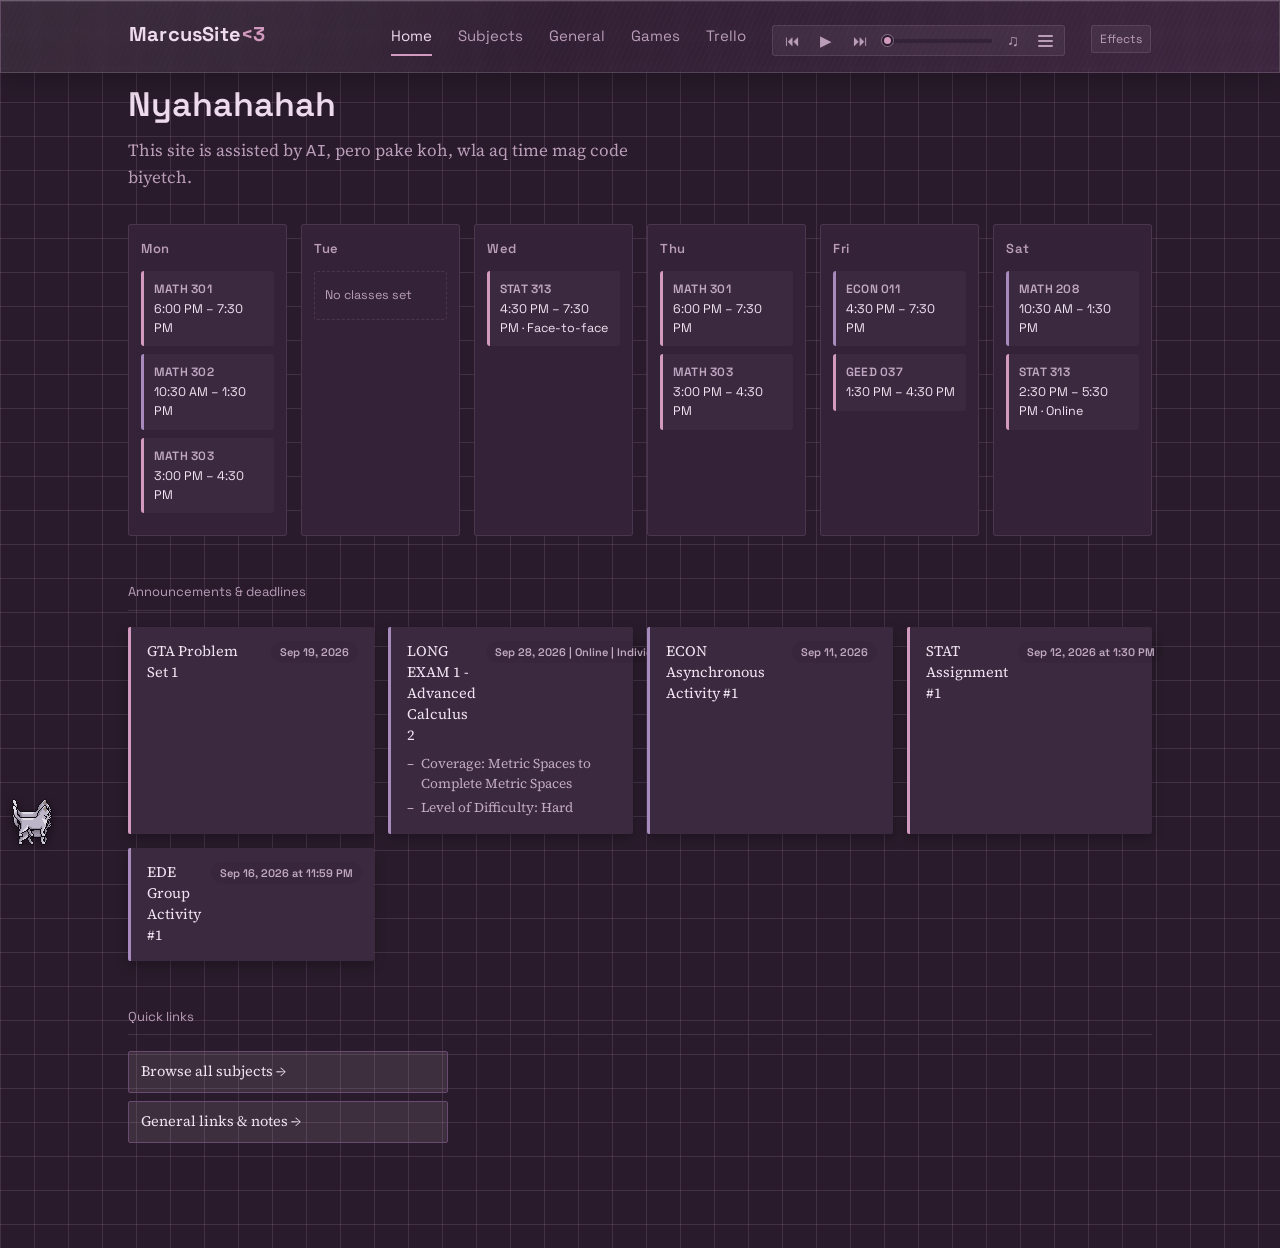
<file: index.html>
<!DOCTYPE html>
<html lang="en">
<head>
<meta charset="UTF-8" />
<meta name="viewport" content="width=device-width, initial-scale=1.0" />
<title>Semester — Home</title>
<link rel="stylesheet" href="style.css" />
</head>
<body>

<nav class="site-nav">
  <a href="index.html" class="mark">MarcusSite<span><3</span></a>
  <div class="links">
    <a href="index.html" class="active">Home</a>
    <a href="subjects.html">Subjects</a>
    <a href="general.html">General</a>
    <a href="games.html">Games</a>
    <a href="trello.html">Trello</a>
    <div class="music-player" aria-label="Music player">
      <button class="music-control" type="button" data-music-previous aria-label="Previous song" title="Previous song">&#9198;</button>
      <button class="music-control" type="button" data-music-play aria-label="Play or pause" title="Play or pause">&#9654;</button>
      <button class="music-control" type="button" data-music-next aria-label="Next song" title="Next song">&#9197;</button>
      <span class="music-track">No music added</span>
      <input class="music-seek" type="range" min="0" max="0" value="0" step="0.1" data-music-seek aria-label="Song progress" />
      <button class="volume-button" type="button" data-music-volume aria-label="Volume" aria-expanded="false" title="Volume"><span class="volume-icon" aria-hidden="true">&#9835;</span></button>
      <div class="volume-panel">
        <input class="volume-slider" type="range" min="0" max="1" value="0.05" step="0.01" data-music-volume-slider aria-label="Volume" />
      </div>
      <button class="music-menu-button" type="button" data-music-menu aria-label="Choose song" aria-expanded="false" title="Choose song"><span class="menu-icon" aria-hidden="true"></span></button>
      <div class="music-menu" aria-label="Songs"></div>
    </div>
    <div class="effects-control">
      <button class="effects-button" type="button" aria-expanded="false" aria-controls="effects-menu">Effects</button>
      <div class="effects-menu" id="effects-menu">
        <label class="effect-option"><input type="checkbox" data-effect="falling-petals" /> Falling petals</label>
        <label class="effect-option"><input type="checkbox" data-effect="petal-trail" /> Cursor petal trail</label>
        <label class="effect-option"><input type="checkbox" data-effect="grid-parallax" /> Background grid parallax</label>
        <label class="effect-option"><input type="checkbox" data-effect="click-ripple" /> Click ripple</label>
        <label class="effect-option"><input type="checkbox" data-effect="roaming-cats" /> Roaming cats</label>
      </div>
    </div>
  </div>
</nav>

<div class="wrap">
  <div class="page-head">
    <h1>Nyahahahah</h1>
    <p>This site is assisted by <code>AI</code>, pero pake koh, wla aq time mag code biyetch.</p>
  </div>

  <div id="setup-note" class="setup-note" style="display:none;">
    No class times set yet. Open <code>config.js</code> and add entries to a subject's
    <code>schedule</code> array, e.g. <code>{ day: "Mon", start: "9:00 AM", end: "10:30 AM" }</code>,
    and this page will fill in automatically.
  </div>

  <div class="week" id="week"></div>

  <p class="section-label">Announcements &amp; deadlines</p>
  <div id="announce-empty" class="setup-note" style="display:none;">
    Nothing posted yet. Add entries to <code>ANNOUNCEMENTS</code> in config.js —
    each can have a <code>due</code> date and an optional <code>url</code>.
  </div>
  <div class="announce-grid" id="announce-grid"></div>

  <p class="section-label">Quick links</p>
  <ul class="item-list" style="max-width: 320px;">
    <li><a href="subjects.html">Browse all subjects →</a></li>
    <li><a href="general.html">General links &amp; notes →</a></li>
  </ul>
</div>

<script src="config.js"></script>
<script src="petals.js"></script>
<script src="music.js"></script>
<script>
  const weekEl = document.getElementById("week");
  let anyScheduled = false;

  DAYS.forEach((day) => {
    const col = document.createElement("div");
    col.className = "day-col";

    const heading = document.createElement("h3");
    heading.textContent = day;
    col.appendChild(heading);

    // gather every subject meeting on this day, sorted by start time as typed
    const todays = [];
    SUBJECTS.forEach((subject) => {
      subject.schedule.forEach((slot) => {
        if (slot.day === day) todays.push({ subject, slot });
      });
    });

    if (todays.length === 0) {
      const empty = document.createElement("div");
      empty.className = "day-empty";
      empty.textContent = "No classes set";
      col.appendChild(empty);
    } else {
      anyScheduled = true;
      todays.forEach(({ subject, slot }) => {
        const block = document.createElement("a");
        block.className = "class-block" + (subject.color === "blue" ? " blue" : "");
        block.href = "subject.html?c=" + encodeURIComponent(codeToSlug(subject.code));

        const code = document.createElement("span");
        code.className = "code";
        code.textContent = subject.code;

        const time = document.createElement("span");
        time.className = "time";
        time.textContent = slot.start + (slot.end ? " – " + slot.end : "") + (slot.room ? " · " + slot.room : "");

        block.appendChild(code);
        block.appendChild(time);
        col.appendChild(block);
      });
    }

    weekEl.appendChild(col);
  });

  if (!anyScheduled) {
    document.getElementById("setup-note").style.display = "block";
  }

  const announceGrid = document.getElementById("announce-grid");
  if (!ANNOUNCEMENTS || ANNOUNCEMENTS.length === 0) {
    document.getElementById("announce-empty").style.display = "block";
  } else {
    ANNOUNCEMENTS.forEach((item) => {
      const card = document.createElement("div");
      card.className = "announce-card" + (item.color === "blue" ? " blue" : "");

      const top = document.createElement("div");
      top.className = "top";

      const text = document.createElement("p");
      text.className = "text";
      text.textContent = item.text;
      top.appendChild(text);

      if (item.due) {
        const due = document.createElement("span");
        due.className = "due";
        due.textContent = item.due;
        top.appendChild(due);
      }

      card.appendChild(top);

      if (item.bullets && item.bullets.length > 0) {
        const ul = document.createElement("ul");
        ul.className = "sub-bullets";
        item.bullets.forEach((b) => {
          const li = document.createElement("li");
          li.textContent = b;
          ul.appendChild(li);
        });
        card.appendChild(ul);
      }

      if (item.url) {
        const link = document.createElement("a");
        link.className = "announce-link";
        link.href = item.url;
        link.target = "_blank";
        link.rel = "noopener";
        link.textContent = "Open ↗";
        card.appendChild(link);
      }

      announceGrid.appendChild(card);
    });
  }
</script>

</body>
</html>
</file>
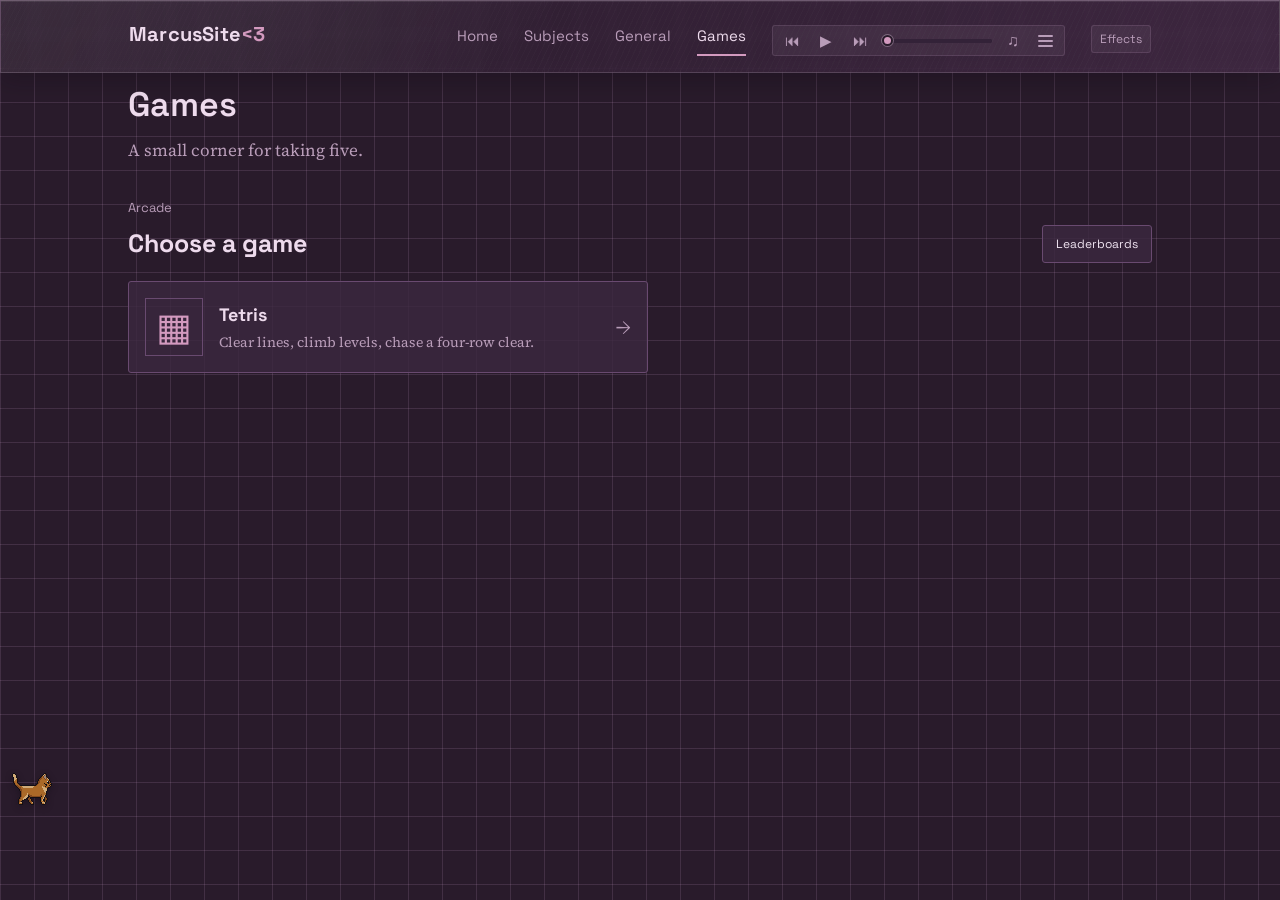
<file: games.html>
<!DOCTYPE html>
<html lang="en">
<head>
<meta charset="UTF-8" />
<meta name="viewport" content="width=device-width, initial-scale=1.0" />
<title>Semester — Games</title>
<link rel="stylesheet" href="style.css" />
</head>
<body>

<nav class="site-nav">
  <a href="index.html" class="mark">MarcusSite<span><3</span></a>
  <div class="links">
    <a href="index.html">Home</a>
    <a href="subjects.html">Subjects</a>
    <a href="general.html">General</a>
    <a href="games.html" class="active">Games</a>
    <div class="music-player" aria-label="Music player">
      <button class="music-control" type="button" data-music-previous aria-label="Previous song" title="Previous song">&#9198;</button>
      <button class="music-control" type="button" data-music-play aria-label="Play or pause" title="Play or pause">&#9654;</button>
      <button class="music-control" type="button" data-music-next aria-label="Next song" title="Next song">&#9197;</button>
      <span class="music-track">No music added</span>
      <input class="music-seek" type="range" min="0" max="0" value="0" step="0.1" data-music-seek aria-label="Song progress" />
      <button class="volume-button" type="button" data-music-volume aria-label="Volume" aria-expanded="false" title="Volume"><span class="volume-icon" aria-hidden="true">&#9835;</span></button>
      <div class="volume-panel"><input class="volume-slider" type="range" min="0" max="1" value="0.05" step="0.01" data-music-volume-slider aria-label="Volume" /></div>
      <button class="music-menu-button" type="button" data-music-menu aria-label="Choose song" aria-expanded="false" title="Choose song"><span class="menu-icon" aria-hidden="true"></span></button>
      <div class="music-menu" aria-label="Songs"></div>
    </div>
    <div class="effects-control">
      <button class="effects-button" type="button" aria-expanded="false" aria-controls="effects-menu">Effects</button>
      <div class="effects-menu" id="effects-menu">
        <label class="effect-option"><input type="checkbox" data-effect="falling-petals" /> Falling petals</label>
        <label class="effect-option"><input type="checkbox" data-effect="petal-trail" /> Cursor petal trail</label>
        <label class="effect-option"><input type="checkbox" data-effect="grid-parallax" /> Background grid parallax</label>
        <label class="effect-option"><input type="checkbox" data-effect="click-ripple" /> Click ripple</label>
        <label class="effect-option"><input type="checkbox" data-effect="roaming-cats" /> Roaming cats</label>
      </div>
    </div>
  </div>
</nav>

<main class="wrap games-page">
  <div class="page-head">
    <h1>Games</h1>
    <p>A small corner for taking five.</p>
  </div>

  <section id="game-selection" class="game-selection" aria-labelledby="game-selection-title">
    <div class="game-section-heading">
      <div>
        <p class="section-label">Arcade</p>
        <h2 id="game-selection-title">Choose a game</h2>
      </div>
      <button class="leaderboard-button" type="button" data-show-leaderboard>Leaderboards</button>
    </div>
    <button class="game-card" type="button" data-start-tetris>
      <span class="game-card-preview" aria-hidden="true">▦</span>
      <span class="game-card-copy"><strong>Tetris</strong><small>Clear lines, climb levels, chase a four-row clear.</small></span>
      <span class="game-card-arrow" aria-hidden="true">→</span>
    </button>
  </section>

  <section id="tetris-game" class="tetris-layout" hidden aria-labelledby="tetris-title">
    <div class="game-section-heading">
      <div>
        <p class="section-label">Arcade / Tetris</p>
        <h2 id="tetris-title">Tetris</h2>
      </div>
      <button class="back-games-button" type="button" data-back-games>All games</button>
    </div>
    <div class="tetris-shell">
      <div class="tetris-board-wrap">
        <canvas id="tetris-board" width="300" height="600" aria-label="Tetris board"></canvas>
        <div class="tetris-overlay" id="tetris-overlay">
          <strong>Ready?</strong>
          <button type="button" data-play-tetris>Start game</button>
        </div>
      </div>
      <aside class="tetris-side">
        <div class="tetris-stats">
          <div><span>Score</span><strong id="tetris-score">0</strong></div>
          <div><span>Level</span><strong id="tetris-level">1</strong></div>
          <div><span>Lines</span><strong id="tetris-lines">0</strong></div>
        </div>
        <div class="next-piece-box"><span>Next</span><canvas id="tetris-next" width="120" height="90" aria-label="Next piece"></canvas></div>
        <div class="next-piece-box"><span>Hold</span><canvas id="tetris-hold" width="120" height="90" aria-label="Held piece"></canvas></div>
        <div class="tetris-touch-controls" aria-label="Touch controls">
          <button type="button" data-tetris-control="rotate" aria-label="Rotate piece">↻</button>
          <button type="button" data-tetris-control="counter-rotate" aria-label="Rotate piece counter-clockwise">↺</button>
          <button type="button" data-tetris-control="left" aria-label="Move left">←</button>
          <button type="button" data-tetris-control="down" aria-label="Soft drop">↓</button>
          <button type="button" data-tetris-control="right" aria-label="Move right">→</button>
          <button type="button" data-tetris-control="hold" aria-label="Hold piece">Hold</button>
          <button type="button" class="drop-control" data-tetris-control="hard-drop" aria-label="Hard drop">Drop</button>
        </div>
        <button class="restart-button" type="button" data-restart-tetris>Restart</button>
        <p class="game-hint">Use arrow keys to move, Up to rotate, Space to drop.</p>
      </aside>
      <aside class="side-leaderboard"><div class="side-leaderboard-heading"><span>Top scores</span><button type="button" data-show-leaderboard>View all</button></div><ol id="tetris-side-leaderboard" class="leaderboard-list"></ol></aside>
    </div>
  </section>

  <section id="leaderboard-panel" class="leaderboard-panel" hidden aria-labelledby="leaderboard-title">
    <div class="game-section-heading">
      <div><p class="section-label">Scores</p><h2 id="leaderboard-title">Tetris leaderboard</h2></div>
      <button class="back-games-button" type="button" data-hide-leaderboard>Back</button>
    </div>
    <ol id="tetris-leaderboard" class="leaderboard-list"></ol>
  </section>
</main>

<script src="config.js"></script>
<script src="petals.js"></script>
<script src="music.js"></script>
<script src="tetris.js"></script>
</body>
</html>
</file>
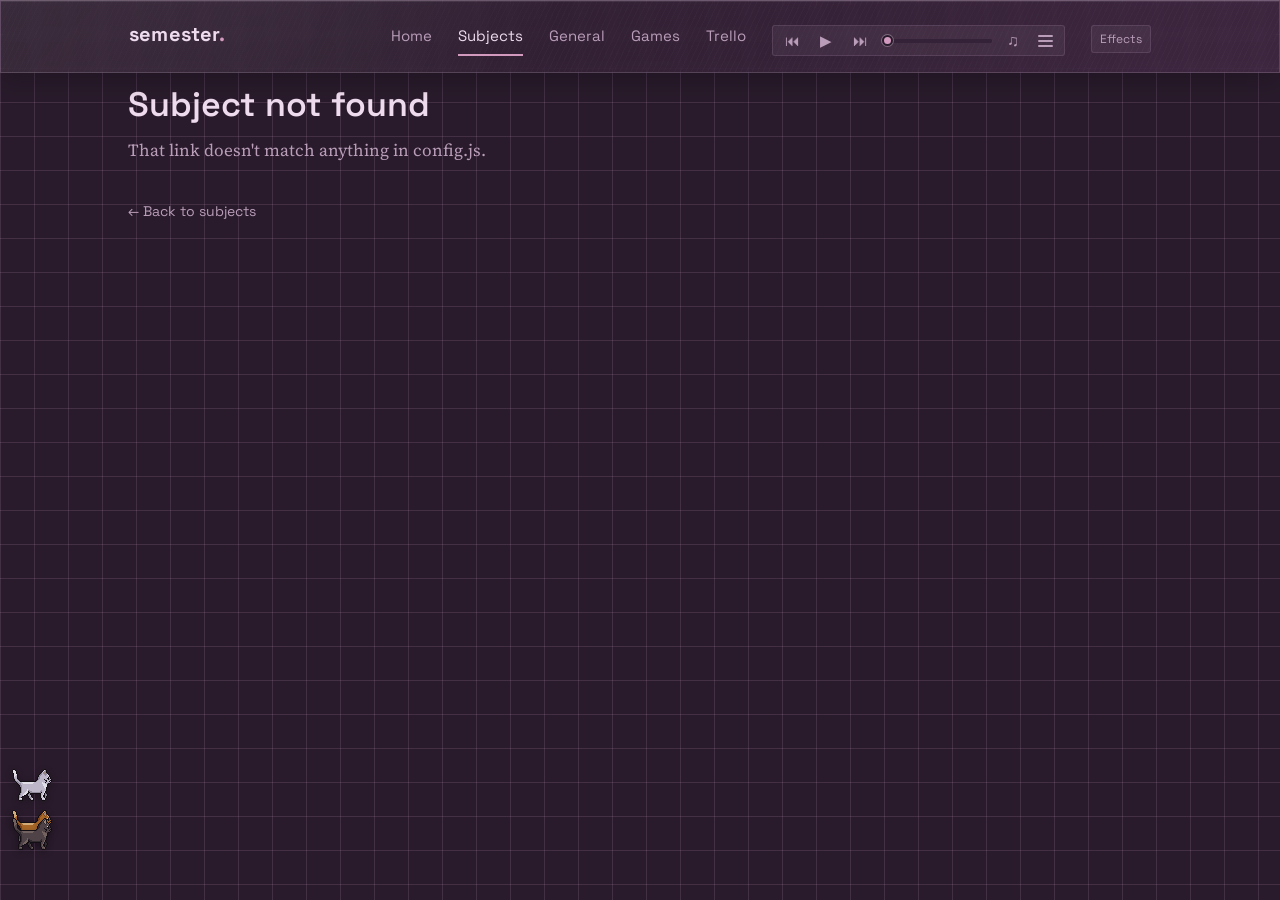
<file: subject.html>
<!DOCTYPE html>
<html lang="en">
<head>
<meta charset="UTF-8" />
<meta name="viewport" content="width=device-width, initial-scale=1.0" />
<title>Semester — Subject</title>
<link rel="stylesheet" href="style.css" />
</head>
<body>

<nav class="site-nav">
  <a href="index.html" class="mark">semester<span>.</span></a>
  <div class="links">
    <a href="index.html">Home</a>
    <a href="subjects.html" class="active">Subjects</a>
    <a href="general.html">General</a>
    <a href="games.html">Games</a>
    <a href="trello.html">Trello</a>
    <div class="music-player" aria-label="Music player">
      <button class="music-control" type="button" data-music-previous aria-label="Previous song" title="Previous song">&#9198;</button>
      <button class="music-control" type="button" data-music-play aria-label="Play or pause" title="Play or pause">&#9654;</button>
      <button class="music-control" type="button" data-music-next aria-label="Next song" title="Next song">&#9197;</button>
      <span class="music-track">No music added</span>
      <input class="music-seek" type="range" min="0" max="0" value="0" step="0.1" data-music-seek aria-label="Song progress" />
      <button class="volume-button" type="button" data-music-volume aria-label="Volume" aria-expanded="false" title="Volume"><span class="volume-icon" aria-hidden="true">&#9835;</span></button>
      <div class="volume-panel">
        <input class="volume-slider" type="range" min="0" max="1" value="0.05" step="0.01" data-music-volume-slider aria-label="Volume" />
      </div>
      <button class="music-menu-button" type="button" data-music-menu aria-label="Choose song" aria-expanded="false" title="Choose song"><span class="menu-icon" aria-hidden="true"></span></button>
      <div class="music-menu" aria-label="Songs"></div>
    </div>
    <div class="effects-control">
      <button class="effects-button" type="button" aria-expanded="false" aria-controls="effects-menu">Effects</button>
      <div class="effects-menu" id="effects-menu">
        <label class="effect-option"><input type="checkbox" data-effect="falling-petals" /> Falling petals</label>
        <label class="effect-option"><input type="checkbox" data-effect="petal-trail" /> Cursor petal trail</label>
        <label class="effect-option"><input type="checkbox" data-effect="grid-parallax" /> Background grid parallax</label>
        <label class="effect-option"><input type="checkbox" data-effect="click-ripple" /> Click ripple</label>
        <label class="effect-option"><input type="checkbox" data-effect="roaming-cats" /> Roaming cats</label>
      </div>
    </div>
  </div>
</nav>

<div class="wrap" id="app">
  <!-- filled by script -->
</div>

<script src="config.js"></script>
<script src="petals.js"></script>
<script src="music.js"></script>
<script>
  const params = new URLSearchParams(window.location.search);
  const slug = params.get("c");
  const subject = slug ? getSubjectBySlug(slug) : null;
  const app = document.getElementById("app");

  function looksLikePdf(item) {
    const url = item.url || "";
    const label = item.label || "";
    return /\.pdf($|\?)/i.test(url) || /\.pdf$/i.test(label.trim());
  }

  function canEmbed(url) {
    try {
      const host = new URL(url, window.location.href).hostname;
      // SharePoint/OneDrive block iframe embedding outside their own org
      // domain and require a Microsoft login, so don't try to embed these —
      // just link out normally instead.
      return !/(^|\.)sharepoint\.com$|(^|\.)onedrive\.live\.com$/i.test(host);
    } catch (e) {
      return false;
    }
  }

  function buildPdfItem(item) {
    const li = document.createElement("li");
    li.className = "pdf-item";

    const btn = document.createElement("button");
    btn.type = "button";
    btn.className = "pdf-toggle";
    btn.setAttribute("aria-expanded", "false");
    btn.innerHTML = "<span>" + item.label + "</span><span class=\"chevron\">▸</span>";

    const frame = document.createElement("div");
    frame.className = "pdf-frame";
    frame.hidden = true;

    let loaded = false;
    btn.addEventListener("click", () => {
      const expanded = btn.getAttribute("aria-expanded") === "true";
      btn.setAttribute("aria-expanded", String(!expanded));
      frame.hidden = expanded;
      if (!loaded && !expanded) {
        const iframe = document.createElement("iframe");
        iframe.src = item.url;
        iframe.title = item.label;
        const openNew = document.createElement("a");
        openNew.className = "pdf-open-new";
        openNew.href = item.url;
        openNew.target = "_blank";
        openNew.rel = "noopener";
        openNew.textContent = "Open in new tab ↗";
        frame.appendChild(iframe);
        frame.appendChild(openNew);
        loaded = true;
      }
    });

    li.appendChild(btn);
    li.appendChild(frame);
    return li;
  }

  function buildList(items, emptyHint) {
    if (!items || items.length === 0) {
      const div = document.createElement("div");
      div.className = "empty-slot";
      div.innerHTML = emptyHint;
      return div;
    }
    const ul = document.createElement("ul");
    ul.className = "item-list";
    items.forEach((item) => {
      if (looksLikePdf(item) && canEmbed(item.url)) {
        ul.appendChild(buildPdfItem(item));
        return;
      }
      const li = document.createElement("li");
      const a = document.createElement("a");
      a.href = item.url || "#";
      a.target = "_blank";
      a.rel = "noopener";
      a.textContent = item.label;
      li.appendChild(a);
      ul.appendChild(li);
    });
    return ul;
  }

  function buildRecordingList(items, emptyHint) {
    if (!items || items.length === 0) {
      const div = document.createElement("div");
      div.className = "empty-slot";
      div.innerHTML = emptyHint;
      return div;
    }
    const wrap = document.createElement("div");
    wrap.className = "recording-list";
    items.forEach((item, i) => {
      const a = document.createElement("a");
      a.className = "recording-item" + (i % 2 === 1 ? " blue" : "");
      a.href = item.url || "#";
      a.target = "_blank";
      a.rel = "noopener";

      const badge = document.createElement("span");
      badge.className = "play-badge";
      badge.textContent = "▶";
      a.appendChild(badge);

      const label = document.createElement("span");
      label.className = "label";
      label.textContent = item.label;
      a.appendChild(label);

      const arrow = document.createElement("span");
      arrow.className = "arrow";
      arrow.textContent = "↗";
      a.appendChild(arrow);

      wrap.appendChild(a);
    });
    return wrap;
  }

  function isBackupRecording(item) {
    return /backup/i.test(item.label || "");
  }

  if (!subject) {
    app.innerHTML =
      '<div class="page-head"><h1>Subject not found</h1>' +
      '<p>That link doesn\'t match anything in config.js.</p></div>' +
      '<a class="breadcrumb" href="subjects.html">← Back to subjects</a>';
  } else {
    document.title = subject.code + " — " + subject.name;

    const back = document.createElement("a");
    back.className = "breadcrumb";
    back.href = "subjects.html";
    back.textContent = "← Back to subjects";
    app.appendChild(back);

    const paper = document.createElement("div");
    paper.className = "paper";

    const code = document.createElement("div");
    code.className = "code";
    code.textContent = subject.code;

    const h1 = document.createElement("h1");
    h1.textContent = subject.name;

    const dgrid = document.createElement("div");
    dgrid.className = "detail-grid";

    const linksSection = document.createElement("div");
    linksSection.className = "detail-section";
    linksSection.innerHTML = "<h3>Class links</h3>";
    linksSection.appendChild(
      buildList(subject.links, 'No links yet — add to this subject\'s <code>links</code> array in config.js.')
    );

    const materialsSection = document.createElement("div");
    materialsSection.className = "detail-section";
    materialsSection.innerHTML = "<h3>Materials</h3>";
    materialsSection.appendChild(
      buildList(subject.materials, 'No materials yet — add to this subject\'s <code>materials</code> array in config.js.')
    );

    const recordingsSection = document.createElement("div");
    recordingsSection.className = "detail-section";
    recordingsSection.innerHTML = "<h3>Recordings</h3>";
    const recordings = (subject.recordings || []).filter((item) => !isBackupRecording(item));
    const backupRecordings = (subject.recordings || []).filter(isBackupRecording);
    recordingsSection.appendChild(
      buildRecordingList(recordings, 'No recordings yet — add to this subject\'s <code>recordings</code> array in config.js.')
    );

    dgrid.appendChild(linksSection);
    dgrid.appendChild(materialsSection);
    dgrid.appendChild(recordingsSection);

    if (backupRecordings.length > 0) {
      const backupsSection = document.createElement("div");
      backupsSection.className = "detail-section";
      backupsSection.innerHTML = "<h3>Backup Recordings</h3>";
      backupsSection.appendChild(buildRecordingList(backupRecordings));
      dgrid.appendChild(backupsSection);
    }

    paper.appendChild(code);
    paper.appendChild(h1);
    paper.appendChild(dgrid);
    app.appendChild(paper);
  }
</script>

</body>
</html>
</file>
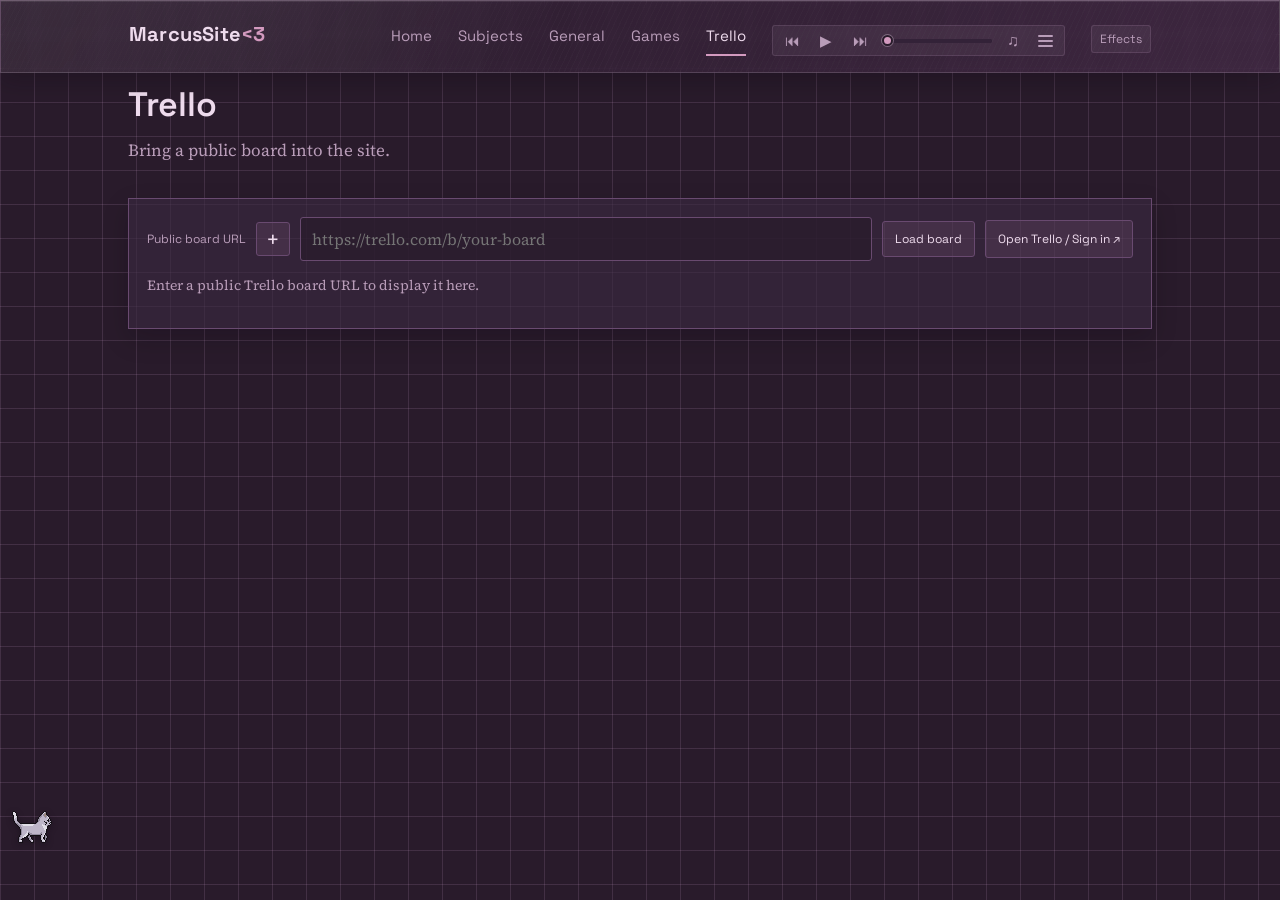
<file: trello.html>
<!DOCTYPE html>
<html lang="en">
<head>
<meta charset="UTF-8" />
<meta name="viewport" content="width=device-width, initial-scale=1.0" />
<title>Semester — Trello</title>
<link rel="stylesheet" href="style.css" />
</head>
<body>

<nav class="site-nav">
  <a href="index.html" class="mark">MarcusSite<span><3</span></a>
  <div class="links">
    <a href="index.html">Home</a>
    <a href="subjects.html">Subjects</a>
    <a href="general.html">General</a>
    <a href="games.html">Games</a>
    <a href="trello.html" class="active">Trello</a>
    <div class="music-player" aria-label="Music player">
      <button class="music-control" type="button" data-music-previous aria-label="Previous song" title="Previous song">&#9198;</button>
      <button class="music-control" type="button" data-music-play aria-label="Play or pause" title="Play or pause">&#9654;</button>
      <button class="music-control" type="button" data-music-next aria-label="Next song" title="Next song">&#9197;</button>
      <span class="music-track">No music added</span>
      <input class="music-seek" type="range" min="0" max="0" value="0" step="0.1" data-music-seek aria-label="Song progress" />
      <button class="volume-button" type="button" data-music-volume aria-label="Volume" aria-expanded="false" title="Volume"><span class="volume-icon" aria-hidden="true">&#9835;</span></button>
      <div class="volume-panel"><input class="volume-slider" type="range" min="0" max="1" value="0.05" step="0.01" data-music-volume-slider aria-label="Volume" /></div>
      <button class="music-menu-button" type="button" data-music-menu aria-label="Choose song" aria-expanded="false" title="Choose song"><span class="menu-icon" aria-hidden="true"></span></button>
      <div class="music-menu" aria-label="Songs"></div>
    </div>
    <div class="effects-control">
      <button class="effects-button" type="button" aria-expanded="false" aria-controls="effects-menu">Effects</button>
      <div class="effects-menu" id="effects-menu">
        <label class="effect-option"><input type="checkbox" data-effect="falling-petals" /> Falling petals</label>
        <label class="effect-option"><input type="checkbox" data-effect="petal-trail" /> Cursor petal trail</label>
        <label class="effect-option"><input type="checkbox" data-effect="grid-parallax" /> Background grid parallax</label>
        <label class="effect-option"><input type="checkbox" data-effect="click-ripple" /> Click ripple</label>
        <label class="effect-option"><input type="checkbox" data-effect="roaming-cats" /> Roaming cats</label>
      </div>
    </div>
  </div>
</nav>

<main class="wrap trello-page">
  <div class="page-head">
    <h1>Trello</h1>
    <p>Bring a public board into the site.</p>
  </div>

  <section class="trello-panel">
    <div class="trello-toolbar">
      <label for="trello-url">Public board URL</label>
      <button id="add-trello-board" class="trello-add-button" type="button" aria-label="Add a Trello board" title="Add a Trello board"><span aria-hidden="true">+</span></button>
      <input id="trello-url" type="url" placeholder="https://trello.com/b/your-board" autocomplete="url" />
      <button id="load-trello" type="button">Load board</button>
      <a href="https://trello.com/login" target="_blank" rel="noopener">Open Trello / Sign in ↗</a>
    </div>
    <p id="trello-status" class="trello-status">Enter a public Trello board URL to display it here.</p>
    <div class="trello-board-wrap" id="trello-board-wrap" hidden>
      <div class="trello-board" id="trello-board"></div>
    </div>
  </section>
</main>

<script src="config.js"></script>
<script src="petals.js"></script>
<script src="music.js"></script>
<script>
  const trelloUrl = document.getElementById("trello-url");
  const loadTrello = document.getElementById("load-trello");
  const trelloBoard = document.getElementById("trello-board");
  const trelloBoardWrap = document.getElementById("trello-board-wrap");
  const trelloStatus = document.getElementById("trello-status");
  const addTrelloBoard = document.getElementById("add-trello-board");

  function renderBoard(data, boardUrl) {
    trelloBoard.innerHTML = "";
    data.lists.filter((list) => !list.closed).sort((a, b) => a.pos - b.pos).forEach((list) => {
      const column = document.createElement("section");
      column.className = "trello-list";
      const heading = document.createElement("h2");
      heading.textContent = list.name;
      const cards = document.createElement("div");
      cards.className = "trello-cards";
      data.cards.filter((card) => !card.closed && card.idList === list.id).sort((a, b) => a.pos - b.pos).forEach((card) => {
        const cardLink = document.createElement("a");
        cardLink.className = "trello-card";
        cardLink.href = card.url || boardUrl;
        cardLink.target = "_blank";
        cardLink.rel = "noopener";
        cardLink.textContent = card.name;
        cards.appendChild(cardLink);
      });
      column.appendChild(heading);
      column.appendChild(cards);
      trelloBoard.appendChild(column);
    });
    trelloBoard.style.gridTemplateColumns = "repeat(" + trelloBoard.children.length + ", minmax(0, 1fr))";
    trelloBoardWrap.hidden = false;
  }

  async function loadBoard() {
    const value = trelloUrl.value.trim();
    try {
      const url = new URL(value);
      if (url.hostname !== "trello.com" && !url.hostname.endsWith(".trello.com")) throw new Error();
      trelloStatus.textContent = "Loading public board...";
      const response = await fetch(value.replace(/\/$/, "") + ".json");
      if (!response.ok) throw new Error();
      renderBoard(await response.json(), value);
      trelloStatus.textContent = "Board loaded. Select a card to open it on Trello.";
      localStorage.setItem("trello-board-url", value);
    } catch (error) {
      trelloBoardWrap.hidden = true;
      trelloStatus.textContent = "The board could not be loaded. Make sure it is public, then open it directly on Trello.";
    }
  }

  trelloUrl.value = localStorage.getItem("trello-board-url") || "";
  addTrelloBoard.addEventListener("click", () => {
    trelloUrl.focus();
    trelloUrl.select();
  });
  loadTrello.addEventListener("click", loadBoard);
  trelloUrl.addEventListener("keydown", (event) => {
    if (event.key === "Enter") loadBoard();
  });
  if (trelloUrl.value) loadBoard();
</script>
</body>
</html>
</file>
<file: style.css>
@import url('https://fonts.googleapis.com/css2?family=Space+Grotesk:wght@400;500;600;700&family=Source+Serif+4:opsz,wght@8..60,400;8..60,600&display=swap');

:root {
  --board: #291b2b;
  --board-light: #332238;
  --board-line: rgba(220, 174, 220, 0.14);
  --chalk: #eedbed;
  --chalk-dim: #b99db9;
  --card: #3b2940;
  --card-edge: #694a70;
  --ink: #f0e4f1;
  --ink-dim: #c2a9c3;
  --yellow: #d39abf;
  --blue: #a78bbd;
  --radius: 3px;
}

* {
  box-sizing: border-box;
}

html {
  scroll-behavior: smooth;
}

body {
  position: relative;
  isolation: isolate;
  margin: 0;
  background: var(--board);
  background-image:
    linear-gradient(var(--board-line) 1px, transparent 1px),
    linear-gradient(90deg, var(--board-line) 1px, transparent 1px);
  background-size: 34px 34px;
  background-position: var(--grid-x, 0px) var(--grid-y, 0px);
  will-change: background-position;
  color: var(--chalk);
  font-family: 'Source Serif 4', Georgia, serif;
  line-height: 1.5;
  min-height: 100vh;
}

.petal-field {
  position: fixed;
  inset: 0;
  overflow: hidden;
  pointer-events: none;
  z-index: -1;
}

.animations-off .petal-field {
  display: none;
}

.petal {
  position: absolute;
  top: -28px;
  width: 7px;
  height: 12px;
  border-radius: 70% 30% 70% 30%;
  background: rgba(190, 126, 170, 0.48);
  box-shadow: 0 0 8px rgba(219, 156, 202, 0.28);
  will-change: transform, translate;
  animation:
    petal-fall var(--fall-time) linear var(--fall-delay) infinite,
    petal-sway var(--sway-time) ease-in-out var(--fall-delay) infinite alternate;
}

.petal:nth-child(3n) {
  width: 5px;
  height: 9px;
  background: rgba(224, 164, 204, 0.34);
}

.petal:nth-child(4n) {
  width: 9px;
  height: 6px;
  background: rgba(160, 103, 155, 0.42);
}

.roaming-cat {
  position: fixed;
  left: 0;
  bottom: var(--cat-lane, 18px);
  z-index: 4;
  width: 64px;
  height: 64px;
  pointer-events: none;
  filter: drop-shadow(0 2px 3px rgba(12, 7, 15, 0.35));
  animation: cat-roam var(--cat-speed, 42s) linear var(--cat-delay, 0s) infinite,
    cat-bob 0.8s ease-in-out infinite alternate;
}

.roaming-cats-off .roaming-cat {
  display: none;
}

.cat-sprite {
  display: block;
  width: 64px;
  height: 64px;
  background-image: var(--cat-sheet);
  background-position: 0 var(--cat-y, -320px);
  background-repeat: no-repeat;
  background-size: 896px 4608px;
  image-rendering: pixelated;
  animation: cat-walk 0.75s steps(5) infinite;
}

.roaming-cat.cat-event {
  animation-play-state: paused;
}

.cat-sprite.cat-event-sprite {
  animation: cat-event var(--event-time, 1.8s) steps(var(--cat-steps, 3)) 1 forwards;
}

@keyframes cat-walk {
  from {
    background-position: 0 -320px;
  }
  to {
    background-position: -320px -320px;
  }
}

@keyframes cat-event {
  from {
    background-position: 0 var(--cat-y);
  }
  to {
    background-position: var(--cat-end-x) var(--cat-y);
  }
}

@keyframes cat-roam {
  0%, 8% {
    left: 0;
    transform: scaleX(1);
  }
  45%, 53% {
    left: calc(100% - 64px);
    transform: scaleX(1);
  }
  53.1%, 61% {
    left: calc(100% - 64px);
    transform: scaleX(-1);
  }
  100% {
    left: 0;
    transform: scaleX(-1);
  }
}

@keyframes cat-bob {
  from {
    margin-bottom: 0;
  }
  to {
    margin-bottom: 4px;
  }
}

@keyframes petal-fall {
  0% {
    transform: translate3d(0, -8vh, 0) rotate(var(--start-rotation));
  }
  100% {
    transform: translate3d(var(--drift), 112vh, 0) rotate(calc(var(--start-rotation) + 420deg));
  }
}

@keyframes petal-sway {
  0% {
    translate: -14px 0;
  }
  100% {
    translate: 14px 0;
  }
}

a {
  color: inherit;
}

.wrap {
  max-width: 1080px;
  margin: 0 auto;
  padding: 0 28px 80px;
}

/* ---------- Nav ---------- */

.site-nav {
  display: flex;
  align-items: baseline;
  justify-content: space-between;
  position: sticky;
  top: 0;
  z-index: 10;
  width: 100%;
  padding: 18px max(28px, calc((100% - 1080px) / 2 + 28px)) 16px;
  margin: 0 auto;
  gap: 20px;
  flex-wrap: wrap;
  border: 1px solid rgba(238, 219, 237, 0.18);
  border-top-color: rgba(238, 219, 237, 0.28);
  background:
    linear-gradient(135deg, rgba(238, 219, 237, 0.08), transparent 42%),
    linear-gradient(90deg, rgba(41, 27, 43, 0.54), rgba(83, 52, 86, 0.46));
  box-shadow:
    inset 0 1px 0 rgba(255, 255, 255, 0.08),
    0 8px 22px rgba(12, 7, 15, 0.24);
  backdrop-filter: blur(4px) saturate(108%);
  -webkit-backdrop-filter: blur(4px) saturate(108%);
}

.site-nav::before {
  content: "";
  position: absolute;
  inset: 0;
  pointer-events: none;
  opacity: 0.1;
  background-image:
    repeating-linear-gradient(115deg, rgba(255, 255, 255, 0.13) 0 1px, transparent 1px 5px),
    radial-gradient(circle at 20% 10%, rgba(255, 255, 255, 0.2), transparent 28%);
  mix-blend-mode: screen;
}

.site-nav > * {
  position: relative;
  z-index: 1;
}

.site-nav .mark {
  font-family: 'Space Grotesk', sans-serif;
  font-weight: 700;
  font-size: 20px;
  letter-spacing: 0.01em;
  text-decoration: none;
  color: var(--chalk);
}

.site-nav .mark span {
  color: var(--yellow);
}

.site-nav .links {
  display: flex;
  gap: 26px;
  font-family: 'Space Grotesk', sans-serif;
  font-size: 15px;
}

.site-nav .links a {
  text-decoration: none;
  color: var(--chalk-dim);
  padding-bottom: 3px;
  border-bottom: 2px solid transparent;
  transition: color 0.15s ease, border-color 0.15s ease;
}

.site-nav .links a:hover,
.site-nav .links a.active {
  color: var(--chalk);
  border-color: var(--yellow);
}

.animation-toggle {
  border: 1px solid var(--board-line);
  border-radius: var(--radius);
  padding: 4px 8px;
  color: var(--chalk-dim);
  background: rgba(238, 219, 237, 0.06);
  font: inherit;
  font-size: 12px;
  cursor: pointer;
  transition: color 0.15s ease, border-color 0.15s ease, background 0.15s ease;
}

.effects-control {
  position: relative;
}

.effects-button {
  border: 1px solid var(--board-line);
  border-radius: var(--radius);
  padding: 4px 8px;
  color: var(--chalk-dim);
  background: rgba(238, 219, 237, 0.06);
  font: inherit;
  font-size: 12px;
  cursor: pointer;
}

.effects-button:hover,
.effects-button[aria-expanded="true"] {
  color: var(--chalk);
  border-color: var(--yellow);
  background: rgba(211, 154, 191, 0.12);
}

.effects-menu {
  position: absolute;
  top: calc(100% + 8px);
  right: 0;
  z-index: 6;
  display: none;
  width: 190px;
  padding: 8px;
  border: 1px solid var(--card-edge);
  border-radius: var(--radius);
  background: var(--card);
  box-shadow: 0 8px 18px rgba(0, 0, 0, 0.28);
}

.effects-menu.open {
  display: block;
}

.effect-option {
  display: flex;
  align-items: center;
  gap: 8px;
  position: relative;
  padding: 7px 5px;
  color: var(--ink);
  font-family: 'Space Grotesk', sans-serif;
  font-size: 12px;
  cursor: pointer;
}

.effect-option input {
  position: absolute;
  width: 1px;
  height: 1px;
  margin: 0;
  opacity: 0;
}

.effect-option::before {
  content: "";
  width: 14px;
  height: 14px;
  flex: 0 0 14px;
  border: 1px solid var(--card-edge);
  border-radius: 2px;
  background: rgba(41, 27, 43, 0.5);
}

.effect-option:has(input:checked)::before {
  border-color: var(--yellow);
  background: var(--yellow);
}

.effect-option:has(input:checked)::after {
  position: absolute;
  left: 10px;
  top: 9px;
  width: 4px;
  height: 7px;
  border-right: 2px solid var(--board);
  border-bottom: 2px solid var(--board);
  transform: rotate(45deg);
}

.effect-option:has(input:focus-visible)::before {
  outline: 2px solid var(--yellow);
  outline-offset: 2px;
}

.animation-toggle:hover,
.animation-toggle[aria-pressed="true"],
.music-control:hover,
.volume-button:hover,
.volume-button[aria-expanded="true"] {
  color: var(--chalk);
  border-color: var(--yellow);
  background: rgba(211, 154, 191, 0.12);
}

.music-player {
  display: inline-flex;
  align-items: center;
  gap: 6px;
  position: relative;
  border: 1px solid var(--board-line);
  border-radius: var(--radius);
  padding: 2px 5px;
  background: rgba(238, 219, 237, 0.06);
}

.music-control,
.volume-button {
  border: 0;
  border-radius: 2px;
  padding: 4px 6px;
  color: var(--chalk-dim);
  background: transparent;
  font: inherit;
  font-size: 15px;
  line-height: 1;
  cursor: pointer;
  transition: color 0.15s ease, background 0.15s ease;
}

.music-control:hover,
.volume-button:hover,
.volume-button[aria-expanded="true"] {
  background: rgba(211, 154, 191, 0.16);
}

.music-menu-button {
  border: 0;
  border-radius: 2px;
  padding: 4px 6px;
  color: var(--chalk-dim);
  background: transparent;
  font-size: 16px;
  line-height: 1;
  cursor: pointer;
}

.music-menu-button:hover,
.music-menu-button[aria-expanded="true"] {
  color: var(--chalk);
  background: rgba(211, 154, 191, 0.16);
}

.music-menu-button:focus-visible {
  outline: 2px solid var(--yellow);
  outline-offset: 1px;
}

.menu-icon,
.menu-icon::before,
.menu-icon::after {
  display: block;
  width: 15px;
  height: 2px;
  border-radius: 2px;
  background: currentColor;
}

.menu-icon {
  position: relative;
}

.menu-icon::before,
.menu-icon::after {
  content: "";
  position: absolute;
  left: 0;
}

.menu-icon::before {
  top: -5px;
}

.menu-icon::after {
  top: 5px;
}

.music-control:disabled {
  cursor: not-allowed;
  opacity: 0.4;
}

.music-control:focus-visible,
.volume-button:focus-visible {
  outline: 2px solid var(--yellow);
  outline-offset: 1px;
}

.volume-icon {
  display: inline-block;
  width: 14px;
  height: 16px;
  font-size: 16px;
  line-height: 1;
  vertical-align: middle;
}

.music-control {
  min-width: 28px;
}

.music-track {
  position: absolute;
  top: calc(100% + 6px);
  left: 0;
  z-index: 4;
  display: block;
  width: max-content;
  max-width: 220px;
  overflow: hidden;
  padding: 4px 7px;
  border: 1px solid var(--card-edge);
  border-radius: var(--radius);
  background: var(--card);
  color: var(--chalk-dim);
  font-size: 12px;
  text-overflow: ellipsis;
  white-space: nowrap;
  opacity: 0;
  pointer-events: none;
  transform: translateY(-4px);
  transition: opacity 0.15s ease, transform 0.15s ease;
}

.music-player:hover .music-track,
.music-player:focus-within .music-track {
  opacity: 1;
  transform: translateY(0);
}

.music-seek,
.volume-slider {
  height: 4px;
  appearance: none;
  border-radius: 4px;
  background: var(--board-light);
  outline: none;
  cursor: pointer;
}

.music-seek {
  width: 110px;
}

.music-seek::-webkit-slider-runnable-track,
.volume-slider::-webkit-slider-runnable-track {
  height: 4px;
  border-radius: 4px;
  background: var(--board-light);
}

.music-seek::-webkit-slider-thumb,
.volume-slider::-webkit-slider-thumb {
  width: 11px;
  height: 11px;
  margin-top: -3.5px;
  appearance: none;
  border: 2px solid var(--board);
  border-radius: 50%;
  background: var(--yellow);
  box-shadow: 0 0 0 1px rgba(238, 219, 237, 0.35);
}

.music-seek::-moz-range-track,
.volume-slider::-moz-range-track {
  height: 4px;
  border-radius: 4px;
  background: var(--board-light);
}

.music-seek::-moz-range-progress,
.volume-slider::-moz-range-progress {
  height: 4px;
  border-radius: 4px;
  background: var(--yellow);
}

.music-seek::-moz-range-thumb,
.volume-slider::-moz-range-thumb {
  width: 7px;
  height: 7px;
  border: 2px solid var(--board);
  border-radius: 50%;
  background: var(--yellow);
}

.volume-panel {
  position: absolute;
  right: 0;
  top: calc(100% + 8px);
  z-index: 5;
  display: none;
  padding: 10px;
  border: 1px solid var(--card-edge);
  border-radius: var(--radius);
  background: var(--card);
  box-shadow: 0 8px 18px rgba(0, 0, 0, 0.28);
}

.volume-panel.open {
  display: block;
}

.music-menu {
  position: absolute;
  right: 0;
  top: calc(100% + 8px);
  z-index: 5;
  display: none;
  width: 230px;
  max-height: 280px;
  overflow-y: auto;
  padding: 6px;
  border: 1px solid var(--card-edge);
  border-radius: var(--radius);
  background: var(--card);
  box-shadow: 0 8px 18px rgba(0, 0, 0, 0.28);
  scrollbar-color: var(--yellow) var(--board-light);
  scrollbar-width: thin;
}

.music-menu::-webkit-scrollbar {
  width: 8px;
}

.music-menu::-webkit-scrollbar-track {
  margin: 5px 0;
  border-radius: 8px;
  background: var(--board-light);
}

.music-menu::-webkit-scrollbar-thumb {
  border: 2px solid var(--board-light);
  border-radius: 8px;
  background: var(--yellow);
}

.music-menu::-webkit-scrollbar-thumb:hover {
  background: var(--chalk);
}

.music-menu.open {
  display: block;
}

.music-menu-item {
  display: block;
  width: 100%;
  padding: 7px 8px;
  border: 0;
  border-radius: 2px;
  color: var(--ink-dim);
  background: transparent;
  font: inherit;
  font-family: 'Space Grotesk', sans-serif;
  font-size: 12px;
  text-align: left;
  cursor: pointer;
}

.music-menu-item:hover,
.music-menu-item.active {
  color: var(--ink);
  background: rgba(211, 154, 191, 0.16);
}

.volume-slider {
  width: 90px;
}

.music-empty {
  color: var(--chalk-dim);
  font-size: 12px;
}

.site-nav .links a:focus-visible,
a:focus-visible,
button:focus-visible {
  outline: 2px solid var(--yellow);
  outline-offset: 3px;
}

/* ---------- Page heading ---------- */

.page-head {
  margin: 6px 0 34px;
}

.page-head h1 {
  font-family: 'Space Grotesk', sans-serif;
  font-weight: 600;
  font-size: 34px;
  margin: 0 0 8px;
  color: var(--chalk);
}

.page-head p {
  margin: 0;
  color: var(--chalk-dim);
  font-size: 17px;
  max-width: 56ch;
}

/* ---------- Homepage: weekly strip ---------- */

.week {
  display: grid;
  grid-template-columns: repeat(6, 1fr);
  gap: 14px;
  margin-bottom: 46px;
}

.day-col {
  background: var(--board-light);
  border: 1px solid var(--board-line);
  border-radius: var(--radius);
  min-height: 220px;
  padding: 14px 12px;
}

.day-col h3 {
  font-family: 'Space Grotesk', sans-serif;
  font-size: 13px;
  letter-spacing: 0.04em;
  margin: 0 0 12px;
  color: var(--chalk-dim);
  font-weight: 600;
}

.class-block {
  display: block;
  text-decoration: none;
  background: var(--card);
  color: var(--ink);
  border-radius: var(--radius);
  padding: 9px 10px;
  margin-bottom: 8px;
  border-left: 3px solid var(--yellow);
  font-family: 'Space Grotesk', sans-serif;
}

.class-block.blue {
  border-left-color: var(--blue);
}

.class-block .code {
  display: block;
  font-size: 12px;
  font-weight: 600;
  letter-spacing: 0.02em;
  color: var(--ink-dim);
}

.class-block .time {
  display: block;
  font-size: 12.5px;
  margin-top: 2px;
  color: var(--ink);
}

.day-empty {
  border: 1px dashed var(--board-line);
  border-radius: var(--radius);
  padding: 14px 10px;
  font-size: 12.5px;
  color: var(--chalk-dim);
  font-family: 'Space Grotesk', sans-serif;
  line-height: 1.5;
}

.setup-note {
  background: var(--board-light);
  border: 1px solid var(--board-line);
  border-radius: var(--radius);
  padding: 16px 20px;
  font-size: 14.5px;
  color: var(--chalk-dim);
  margin-bottom: 46px;
}

.setup-note code {
  color: var(--yellow);
  font-family: 'Space Grotesk', monospace;
}

/* ---------- Announcements / deadlines ---------- */

.announce-grid {
  display: grid;
  grid-template-columns: repeat(auto-fill, minmax(240px, 1fr));
  gap: 14px;
  margin-bottom: 46px;
}

.announce-card {
  background: var(--card);
  color: var(--ink);
  border-radius: 2px;
  padding: 14px 16px 15px;
  border-left: 3px solid var(--yellow);
  box-shadow: 0 5px 12px rgba(0, 0, 0, 0.24);
}

.announce-card.blue {
  border-left-color: var(--blue);
}

.announce-card .top {
  display: flex;
  align-items: flex-start;
  justify-content: space-between;
  gap: 10px;
}

.announce-card .due {
  flex-shrink: 0;
  font-family: 'Space Grotesk', sans-serif;
  font-size: 11px;
  font-weight: 600;
  color: var(--ink-dim);
  background: rgba(0, 0, 0, 0.06);
  padding: 3px 9px;
  border-radius: 20px;
  white-space: nowrap;
}

.announce-card .text {
  font-size: 14.5px;
  margin: 0;
  line-height: 1.45;
}

.announce-card a.announce-link {
  display: inline-block;
  margin-top: 9px;
  font-family: 'Space Grotesk', sans-serif;
  font-size: 12.5px;
  color: var(--ink-dim);
  text-decoration: none;
  border-bottom: 1px solid transparent;
}

.announce-card a.announce-link:hover {
  color: var(--ink);
  border-color: var(--yellow);
}

.announce-card .sub-bullets {
  list-style: none;
  margin: 8px 0 0;
  padding: 0;
}

.announce-card .sub-bullets li {
  position: relative;
  padding-left: 14px;
  font-size: 13.5px;
  color: var(--ink-dim);
  margin-bottom: 4px;
}

.announce-card .sub-bullets li::before {
  content: "–";
  position: absolute;
  left: 0;
}

.announce-card .sub-bullets li:last-child {
  margin-bottom: 0;
}

/* ---------- General page: card-style note list ---------- */

.notebook {
  display: flex;
  flex-direction: column;
  gap: 14px;
}

.notebook-row {
  display: block;
  background: var(--card);
  color: var(--ink);
  border-left: 4px solid var(--yellow);
  border-radius: 2px;
  padding: 18px 22px;
  box-shadow: 0 5px 12px rgba(0, 0, 0, 0.24);
}

.notebook-row.blue {
  border-left-color: var(--blue);
}

.notebook-row .body {
  font-size: 18px;
  line-height: 1.5;
}

.notebook-row a.notebook-link {
  color: var(--ink);
  text-decoration: none;
  border-bottom: 2px solid var(--card-edge);
  transition: border-color 0.15s ease;
}

.notebook-row a.notebook-link:hover {
  border-color: var(--yellow);
}

.notebook-row .body.plain {
  color: var(--ink);
}

.notebook-row .arrow {
  float: right;
  font-family: 'Space Grotesk', sans-serif;
  font-size: 14px;
  color: var(--ink-dim);
}

.notebook-heading {
  font-family: 'Space Grotesk', sans-serif;
  font-size: 14px;
  font-weight: 600;
  letter-spacing: 0.03em;
  color: var(--yellow);
  padding: 22px 2px 2px;
}

.notebook-heading:first-child {
  padding-top: 0;
}

.notebook-row .sub-bullets {
  list-style: none;
  margin: 12px 0 0;
  padding: 0;
}

.notebook-row .sub-bullets li {
  position: relative;
  padding-left: 18px;
  font-size: 15.5px;
  color: var(--ink-dim);
  margin-bottom: 7px;
}

.notebook-row .sub-bullets li::before {
  content: "–";
  position: absolute;
  left: 0;
  color: var(--ink-dim);
}

.notebook-row .sub-bullets li:last-child {
  margin-bottom: 0;
}

/* ---------- Section label ---------- */

.section-label {
  font-family: 'Space Grotesk', sans-serif;
  font-size: 13px;
  color: var(--chalk-dim);
  margin: 0 0 16px;
  padding-bottom: 8px;
  border-bottom: 1px solid var(--board-line);
}

/* ---------- Subjects grid (pinned cards) ---------- */

.card-grid {
  display: grid;
  grid-template-columns: repeat(auto-fill, minmax(230px, 1fr));
  gap: 26px;
  padding-top: 6px;
}

.subject-card {
  position: relative;
  display: block;
  text-decoration: none;
  background: var(--card);
  color: var(--ink);
  border-radius: 2px;
  padding: 20px 18px 18px;
  box-shadow: 0 6px 14px rgba(0, 0, 0, 0.28);
  transition: transform 0.15s ease, box-shadow 0.15s ease;
}

.subject-card:nth-child(odd) {
  transform: rotate(-1.1deg);
}

.subject-card:nth-child(even) {
  transform: rotate(0.9deg);
}

.subject-card:hover {
  transform: rotate(0deg) translateY(-3px);
  box-shadow: 0 10px 18px rgba(0, 0, 0, 0.32);
}

.subject-card::before {
  content: "";
  position: absolute;
  top: -7px;
  left: 50%;
  transform: translateX(-50%);
  width: 12px;
  height: 12px;
  border-radius: 50%;
  background: var(--yellow);
  box-shadow: 0 2px 3px rgba(0, 0, 0, 0.4);
}

.subject-card.blue::before {
  background: var(--blue);
}

.subject-card .code {
  font-family: 'Space Grotesk', sans-serif;
  font-size: 12.5px;
  font-weight: 600;
  color: var(--ink-dim);
  letter-spacing: 0.02em;
}

.subject-card h2 {
  font-family: 'Space Grotesk', sans-serif;
  font-size: 18px;
  font-weight: 600;
  margin: 6px 0 12px;
  line-height: 1.3;
}

.subject-card .meta {
  font-family: 'Space Grotesk', sans-serif;
  font-size: 12.5px;
  color: var(--ink-dim);
}

/* ---------- Subject detail page ---------- */

.breadcrumb {
  font-family: 'Space Grotesk', sans-serif;
  font-size: 14px;
  color: var(--chalk-dim);
  text-decoration: none;
  display: inline-block;
  margin-bottom: 20px;
}

.breadcrumb:hover {
  color: var(--yellow);
}

.paper {
  background: var(--card);
  color: var(--ink);
  border-radius: 3px;
  padding: 32px 34px 8px;
  box-shadow: 0 10px 24px rgba(0, 0, 0, 0.3);
}

.paper .code {
  font-family: 'Space Grotesk', sans-serif;
  font-size: 13px;
  font-weight: 600;
  color: var(--ink-dim);
}

.paper h1 {
  font-family: 'Space Grotesk', sans-serif;
  font-size: 28px;
  margin: 6px 0 30px;
}

.detail-grid {
  display: grid;
  grid-template-columns: repeat(3, 1fr);
  gap: 26px;
  margin-bottom: 10px;
}

.detail-section h3 {
  font-family: 'Space Grotesk', sans-serif;
  font-size: 14px;
  text-transform: none;
  margin: 0 0 12px;
  padding-bottom: 8px;
  border-bottom: 1px solid var(--card-edge);
}

.item-list {
  list-style: none;
  margin: 0 0 26px;
  padding: 0;
}

.item-list li {
  margin-bottom: 8px;
}

.item-list a {
  display: block;
  text-decoration: none;
  color: var(--ink);
  background: rgba(238, 219, 237, 0.1);
  border: 1px solid var(--card-edge);
  border-radius: 2px;
  padding: 9px 12px;
  font-size: 14.5px;
  transition: border-color 0.15s ease;
}

.item-list a:hover {
  border-color: var(--yellow);
}

.empty-slot {
  border: 1px dashed var(--card-edge);
  border-radius: 2px;
  padding: 14px 12px;
  font-size: 13.5px;
  color: var(--ink-dim);
  margin-bottom: 26px;
}

.empty-slot code {
  font-family: 'Space Grotesk', monospace;
  background: rgba(0, 0, 0, 0.05);
  padding: 1px 5px;
  border-radius: 2px;
}

/* ---------- Recordings: eye-catching rows ---------- */

.recording-list {
  display: flex;
  flex-direction: column;
  gap: 10px;
}

.recording-item {
  display: flex;
  align-items: center;
  gap: 12px;
  text-decoration: none;
  color: var(--ink);
  background: linear-gradient(120deg, rgba(238, 219, 237, 0.1) 0%, rgba(238, 219, 237, 0.1) 55%, rgba(211, 154, 191, 0.16) 100%);
  border: 1px solid var(--card-edge);
  border-radius: 3px;
  padding: 11px 14px;
  box-shadow: 0 3px 9px rgba(0, 0, 0, 0.2);
  transition: transform 0.15s ease, box-shadow 0.15s ease, border-color 0.15s ease;
}

.recording-item.blue {
  background: linear-gradient(120deg, rgba(238, 219, 237, 0.1) 0%, rgba(238, 219, 237, 0.1) 55%, rgba(167, 139, 189, 0.18) 100%);
}

.recording-item:hover {
  transform: translateX(4px);
  box-shadow: 0 6px 16px rgba(0, 0, 0, 0.3);
  border-color: var(--yellow);
}

.recording-item.blue:hover {
  border-color: var(--blue);
}

.play-badge {
  flex-shrink: 0;
  width: 30px;
  height: 30px;
  border-radius: 50%;
  background: var(--yellow);
  color: #1e2f27;
  display: flex;
  align-items: center;
  justify-content: center;
  font-size: 11px;
  box-shadow: 0 2px 6px rgba(0, 0, 0, 0.35);
}

.recording-item.blue .play-badge {
  background: var(--blue);
}

.recording-item .label {
  flex: 1;
  font-family: 'Space Grotesk', sans-serif;
  font-weight: 600;
  font-size: 14.5px;
  line-height: 1.35;
}

.recording-item .arrow {
  flex-shrink: 0;
  font-family: 'Space Grotesk', sans-serif;
  font-size: 13px;
  color: var(--ink-dim);
}

/* ---------- Expandable PDF viewer ---------- */

.pdf-item {
  margin-bottom: 8px;
}

.pdf-toggle {
  display: flex;
  align-items: center;
  justify-content: space-between;
  width: 100%;
  text-align: left;
  font: inherit;
  font-size: 14.5px;
  color: var(--ink);
  background: rgba(238, 219, 237, 0.1);
  border: 1px solid var(--card-edge);
  border-radius: 2px;
  padding: 9px 12px;
  cursor: pointer;
  transition: border-color 0.15s ease;
}

.pdf-toggle:hover {
  border-color: var(--yellow);
}

.pdf-toggle .chevron {
  font-family: 'Space Grotesk', sans-serif;
  color: var(--ink-dim);
  transition: transform 0.15s ease;
  margin-left: 10px;
}

.pdf-toggle[aria-expanded="true"] .chevron {
  transform: rotate(90deg);
}

.pdf-frame {
  margin-top: 6px;
  border: 1px solid var(--card-edge);
  border-radius: 2px;
  overflow: hidden;
  background: #fff;
}

.pdf-frame iframe {
  width: 100%;
  height: 60vh;
  border: 0;
  display: block;
}

.pdf-frame .pdf-open-new {
  display: block;
  text-align: right;
  font-family: 'Space Grotesk', sans-serif;
  font-size: 12px;
  padding: 6px 10px;
  color: var(--ink-dim);
  text-decoration: none;
  border-top: 1px solid var(--card-edge);
}

.pdf-frame .pdf-open-new:hover {
  color: var(--ink);
}

/* ---------- Games ---------- */

.game-section-heading {
  display: flex;
  align-items: end;
  justify-content: space-between;
  gap: 18px;
  margin-bottom: 18px;
}

.game-section-heading h2 {
  margin: 0;
  color: var(--chalk);
  font-family: 'Space Grotesk', sans-serif;
  font-size: 25px;
}

.game-section-heading .section-label {
  margin-bottom: 8px;
  border: 0;
  padding: 0;
}

.game-card,
.leaderboard-button,
.back-games-button,
.restart-button,
.tetris-overlay button {
  border: 1px solid var(--card-edge);
  border-radius: var(--radius);
  color: var(--ink);
  background: rgba(59, 41, 64, 0.82);
  font: inherit;
  cursor: pointer;
  transition: border-color 0.15s ease, background 0.15s ease, transform 0.15s ease;
}

.leaderboard-button,
.back-games-button,
.restart-button,
.tetris-overlay button {
  padding: 9px 13px;
  font-family: 'Space Grotesk', sans-serif;
  font-size: 12px;
}

.game-card:hover,
.leaderboard-button:hover,
.back-games-button:hover,
.restart-button:hover,
.tetris-overlay button:hover {
  border-color: var(--yellow);
  background: rgba(211, 154, 191, 0.16);
}

.game-card {
  display: flex;
  align-items: center;
  width: min(100%, 520px);
  gap: 16px;
  padding: 16px;
  text-align: left;
}

.game-card-preview {
  display: grid;
  width: 58px;
  height: 58px;
  flex: 0 0 58px;
  place-items: center;
  border: 1px solid var(--card-edge);
  color: var(--yellow);
  font-size: 38px;
  line-height: 1;
}

.game-card-copy {
  display: grid;
  gap: 4px;
}

.game-card-copy strong {
  color: var(--chalk);
  font-family: 'Space Grotesk', sans-serif;
  font-size: 18px;
}

.game-card-copy small {
  color: var(--chalk-dim);
  font-size: 14px;
}

.game-card-arrow {
  margin-left: auto;
  color: var(--chalk-dim);
  font-size: 22px;
}

.tetris-shell {
  display: grid;
  grid-template-columns: 300px 150px minmax(240px, 300px);
  align-items: flex-start;
  gap: 22px;
  max-width: 1080px;
}

.tetris-board-wrap {
  position: relative;
  width: 300px;
  height: 600px;
  flex: 0 0 300px;
  border: 1px solid var(--card-edge);
  background: rgba(18, 10, 22, 0.7);
  box-shadow: 0 10px 24px rgba(12, 7, 15, 0.24);
}

#tetris-board {
  display: block;
  width: 100%;
  height: 100%;
}

.tetris-overlay {
  position: absolute;
  inset: 0;
  display: grid;
  place-content: center;
  gap: 14px;
  padding: 20px;
  background: rgba(41, 27, 43, 0.82);
  text-align: center;
}

.tetris-overlay[hidden],
.tetris-layout[hidden],
.leaderboard-panel[hidden] {
  display: none;
}

.tetris-overlay strong {
  color: var(--chalk);
  font-family: 'Space Grotesk', sans-serif;
  font-size: 24px;
}

.tetris-side {
  display: grid;
  gap: 16px;
  min-width: 150px;
}

.tetris-stats {
  display: grid;
  gap: 10px;
}

.tetris-stats div,
.next-piece-box {
  display: grid;
  gap: 2px;
  padding: 11px;
  border: 1px solid var(--card-edge);
  background: rgba(59, 41, 64, 0.62);
}

.tetris-stats span,
.next-piece-box span,
.game-hint {
  color: var(--chalk-dim);
  font-family: 'Space Grotesk', sans-serif;
  font-size: 11px;
}

.tetris-stats strong {
  color: var(--chalk);
  font-family: 'Space Grotesk', sans-serif;
  font-size: 20px;
}

.next-piece-box canvas {
  display: block;
  margin: 5px auto 0;
}

.game-hint {
  max-width: 150px;
  line-height: 1.5;
}

.tetris-touch-controls {
  display: none;
  grid-template-columns: repeat(3, 1fr);
  gap: 6px;
}

.tetris-touch-controls button {
  min-height: 42px;
  border: 1px solid var(--card-edge);
  border-radius: var(--radius);
  color: var(--chalk);
  background: rgba(59, 41, 64, 0.82);
  font: inherit;
  font-family: 'Space Grotesk', sans-serif;
  font-size: 22px;
  cursor: pointer;
  touch-action: manipulation;
}

.tetris-touch-controls button:active,
.tetris-touch-controls button:hover {
  border-color: var(--yellow);
  background: rgba(211, 154, 191, 0.16);
}

.tetris-touch-controls .drop-control {
  grid-column: 1 / -1;
  font-size: 12px;
}

.tetris-touch-controls button:nth-child(6) {
  font-size: 12px;
}

.leaderboard-panel {
  max-width: 620px;
}

.side-leaderboard {
  display: grid;
  gap: 7px;
  width: 100%;
  padding: 11px;
  border: 1px solid var(--card-edge);
  background: rgba(59, 41, 64, 0.62);
}

.side-leaderboard-heading,
.side-leaderboard > span {
  color: var(--chalk-dim);
  font-family: 'Space Grotesk', sans-serif;
  font-size: 11px;
}

.side-leaderboard-heading {
  display: flex;
  align-items: center;
  justify-content: space-between;
}

.side-leaderboard-heading button {
  border: 0;
  color: var(--yellow);
  background: transparent;
  font: inherit;
  font-size: 11px;
  cursor: pointer;
}

.side-leaderboard .leaderboard-list {
  gap: 4px;
}

.side-leaderboard .leaderboard-list li {
  grid-template-columns: 20px 1fr auto;
  gap: 5px;
  padding: 5px 0;
  border: 0;
  background: transparent;
  font-size: 11px;
}

.side-leaderboard .leaderboard-list li small {
  grid-column: 2 / -1;
  font-size: 10px;
}

.leaderboard-list {
  display: grid;
  gap: 7px;
  margin: 0;
  padding: 0;
  list-style: none;
}

.leaderboard-list li {
  display: grid;
  grid-template-columns: 30px 1fr auto auto;
  align-items: center;
  gap: 10px;
  padding: 12px;
  border: 1px solid var(--card-edge);
  background: rgba(59, 41, 64, 0.72);
  color: var(--chalk);
  font-family: 'Space Grotesk', sans-serif;
}

.leaderboard-list .rank,
.leaderboard-list small {
  color: var(--chalk-dim);
  font-size: 12px;
}

.leaderboard-list strong {
  color: var(--yellow);
}

.leaderboard-empty {
  display: block !important;
  color: var(--chalk-dim) !important;
}

/* ---------- Trello ---------- */

.trello-panel {
  padding: 18px;
  border: 1px solid var(--card-edge);
  background: rgba(59, 41, 64, 0.64);
  box-shadow: 0 10px 24px rgba(12, 7, 15, 0.2);
}

.trello-toolbar {
  display: flex;
  align-items: center;
  gap: 10px;
  flex-wrap: wrap;
}

.trello-toolbar label {
  color: var(--chalk-dim);
  font-family: 'Space Grotesk', sans-serif;
  font-size: 12px;
}

.trello-toolbar input {
  min-width: 260px;
  flex: 1 1 300px;
  border: 1px solid var(--card-edge);
  border-radius: var(--radius);
  padding: 9px 11px;
  color: var(--ink);
  background: rgba(41, 27, 43, 0.7);
  font: inherit;
}

.trello-toolbar button,
.trello-toolbar a {
  border: 1px solid var(--card-edge);
  border-radius: var(--radius);
  padding: 9px 12px;
  color: var(--chalk);
  background: rgba(211, 154, 191, 0.1);
  font-family: 'Space Grotesk', sans-serif;
  font-size: 12px;
  text-decoration: none;
  cursor: pointer;
}

.trello-toolbar .trello-add-button {
  display: grid;
  width: 34px;
  height: 34px;
  flex: 0 0 34px;
  place-items: center;
  padding: 0;
  font-size: 22px;
  line-height: 1;
}

.trello-toolbar button:hover,
.trello-toolbar a:hover {
  border-color: var(--yellow);
  background: rgba(211, 154, 191, 0.18);
}

.trello-status {
  margin: 14px 0;
  color: var(--chalk-dim);
  font-size: 14px;
}

.trello-board-wrap {
  min-height: 420px;
  overflow: hidden;
  border: 1px solid var(--card-edge);
  background: var(--board-light);
}

.trello-board-wrap[hidden] {
  display: none;
}

.trello-board {
  display: grid;
  gap: 14px;
  min-height: 420px;
  overflow: hidden;
  padding: 14px;
  align-items: flex-start;
}

.trello-list {
  min-width: 0;
  padding: 10px;
  border: 1px solid var(--card-edge);
  border-radius: var(--radius);
  background: rgba(41, 27, 43, 0.62);
}

.trello-list h2 {
  margin: 0 0 10px;
  color: var(--chalk);
  font-family: 'Space Grotesk', sans-serif;
  font-size: 14px;
}

.trello-cards {
  display: grid;
  gap: 8px;
}

.trello-card {
  display: block;
  padding: 10px;
  border: 1px solid rgba(238, 219, 237, 0.13);
  border-radius: var(--radius);
  color: var(--ink);
  background: rgba(59, 41, 64, 0.85);
  font-size: 14px;
  overflow-wrap: anywhere;
  text-decoration: none;
  transition: border-color 0.15s ease, background 0.15s ease;
}

.trello-card:hover {
  border-color: var(--yellow);
  background: rgba(211, 154, 191, 0.18);
}

/* ---------- Responsive ---------- */

@media (max-width: 900px) {
  .detail-grid {
    grid-template-columns: 1fr 1fr;
  }
}

@media (max-width: 760px) {
  .site-nav {
    align-items: center;
    padding: 14px 16px 12px;
    gap: 12px;
  }

  .site-nav .mark {
    font-size: 18px;
  }

  .site-nav .links {
    width: 100%;
    align-items: center;
    gap: 10px 16px;
    flex-wrap: wrap;
  }

  .site-nav .links {
    font-size: 14px;
  }

  .site-nav .links a {
    padding-bottom: 2px;
  }

  .music-player {
    order: 5;
    flex: 1 1 100%;
    justify-content: center;
    width: 100%;
    min-width: 0;
  }

  .music-track {
    max-width: 160px;
  }

  .music-seek {
    flex: 1 1 auto;
    width: auto;
    min-width: 55px;
  }

  .music-menu,
  .volume-panel {
    right: 0;
    max-width: calc(100vw - 32px);
  }

  .effects-control {
    order: 6;
  }

  .wrap {
    padding: 0 16px 56px;
  }

  .page-head {
    margin-top: 4px;
    margin-bottom: 26px;
  }

  .page-head h1 {
    font-size: 30px;
  }

  .page-head p {
    font-size: 16px;
  }

  .week {
    grid-template-columns: 1fr;
    gap: 12px;
    margin-bottom: 34px;
  }

  .day-col {
    min-height: 0;
  }

  .detail-grid {
    grid-template-columns: 1fr;
  }

  .paper {
    padding: 24px 18px 6px;
  }

  .paper h1 {
    font-size: 24px;
    overflow-wrap: anywhere;
  }

  .notebook-row .body {
    font-size: 16px;
  }

  .game-section-heading {
    align-items: flex-start;
    flex-direction: column;
  }

  .trello-panel {
    padding: 12px;
  }

  .trello-toolbar input {
    min-width: 0;
    flex-basis: 100%;
  }

  .trello-toolbar button,
  .trello-toolbar a {
    flex: 1 1 auto;
    text-align: center;
  }

  .trello-board-wrap {
    min-height: 360px;
  }

  .trello-board {
    display: flex;
    min-height: 360px;
    overflow-x: auto;
  }

  .trello-list {
    width: 240px;
    min-width: 240px;
  }

  .game-card {
    width: 100%;
  }

  .tetris-shell {
    display: flex;
    align-items: center;
    flex-direction: column;
    position: relative;
  }

  .tetris-board-wrap {
    width: min(300px, calc(100vw - 32px));
    height: min(600px, calc((100vw - 32px) * 2));
    flex-basis: auto;
  }

  .tetris-side {
    display: contents;
  }

  .tetris-stats {
    position: absolute;
    top: 10px;
    left: 22px;
    z-index: 2;
    width: 58px;
    gap: 4px;
  }

  .tetris-stats div {
    padding: 5px;
    background: rgba(41, 27, 43, 0.78);
  }

  .tetris-stats strong {
    font-size: 14px;
  }

  .tetris-side > .next-piece-box {
    position: absolute;
    right: 21px;
    z-index: 2;
    width: 78px;
    height: 62px;
    padding: 5px;
    background: rgba(41, 27, 43, 0.78);
  }

  .tetris-side > .next-piece-box {
    top: 8px;
  }

  .tetris-side > .next-piece-box + .next-piece-box {
    top: 76px;
  }

  .tetris-side > .next-piece-box span {
    font-size: 9px;
  }

  .tetris-side > .next-piece-box canvas {
    width: 65px;
    height: 48px;
    margin: 0 auto;
  }

  .tetris-side > .tetris-touch-controls,
  .tetris-side > .restart-button,
  .tetris-side > .game-hint {
    grid-column: 1 / -1;
  }

  .tetris-touch-controls {
    display: grid;
    width: min(300px, 100%);
    margin-top: 12px;
  }

  .side-leaderboard,
  .restart-button,
  .game-hint {
    width: min(300px, 100%);
  }

  .game-hint {
    max-width: none;
    margin: 0;
  }
}

@media (prefers-reduced-motion: reduce) {
  .petal-field {
    display: none;
  }
  .roaming-cat {
    animation: none;
  }
  .cat-sprite {
    animation: none;
  }
  .subject-card,
  .subject-card:hover {
    transition: none;
  }
}

.falling-petals-off .petal-field {
  display: none;
}

.petal-trail-field {
  position: fixed;
  inset: 0;
  z-index: 2;
  pointer-events: none;
  overflow: hidden;
}

.click-ripple-field {
  position: fixed;
  inset: 0;
  z-index: 3;
  pointer-events: none;
  overflow: hidden;
}

.click-ripple {
  position: absolute;
  width: 18px;
  height: 18px;
  border: 1px solid rgba(224, 164, 204, 0.72);
  border-radius: 50%;
  box-shadow: 0 0 12px rgba(219, 156, 202, 0.28);
  animation: click-ripple-expand 0.75s ease-out forwards;
}

@keyframes click-ripple-expand {
  from {
    opacity: 0.8;
    transform: translate(-50%, -50%) scale(0.3);
  }
  to {
    opacity: 0;
    transform: translate(-50%, -50%) scale(4.2);
  }
}

.cursor-petal {
  position: absolute;
  width: 7px;
  height: 11px;
  border-radius: 70% 30% 70% 30%;
  background: rgba(224, 164, 204, 0.62);
  box-shadow: 0 0 8px rgba(219, 156, 202, 0.35);
  animation: cursor-petal-fade 0.9s ease-out forwards;
}

@keyframes cursor-petal-fade {
  from {
    opacity: 0.8;
    transform: translate(-50%, -50%) rotate(0deg) scale(1);
  }
  to {
    opacity: 0;
    transform: translate(calc(-50% + var(--trail-drift)), calc(-50% + 26px)) rotate(180deg) scale(0.45);
  }
}
</file>
